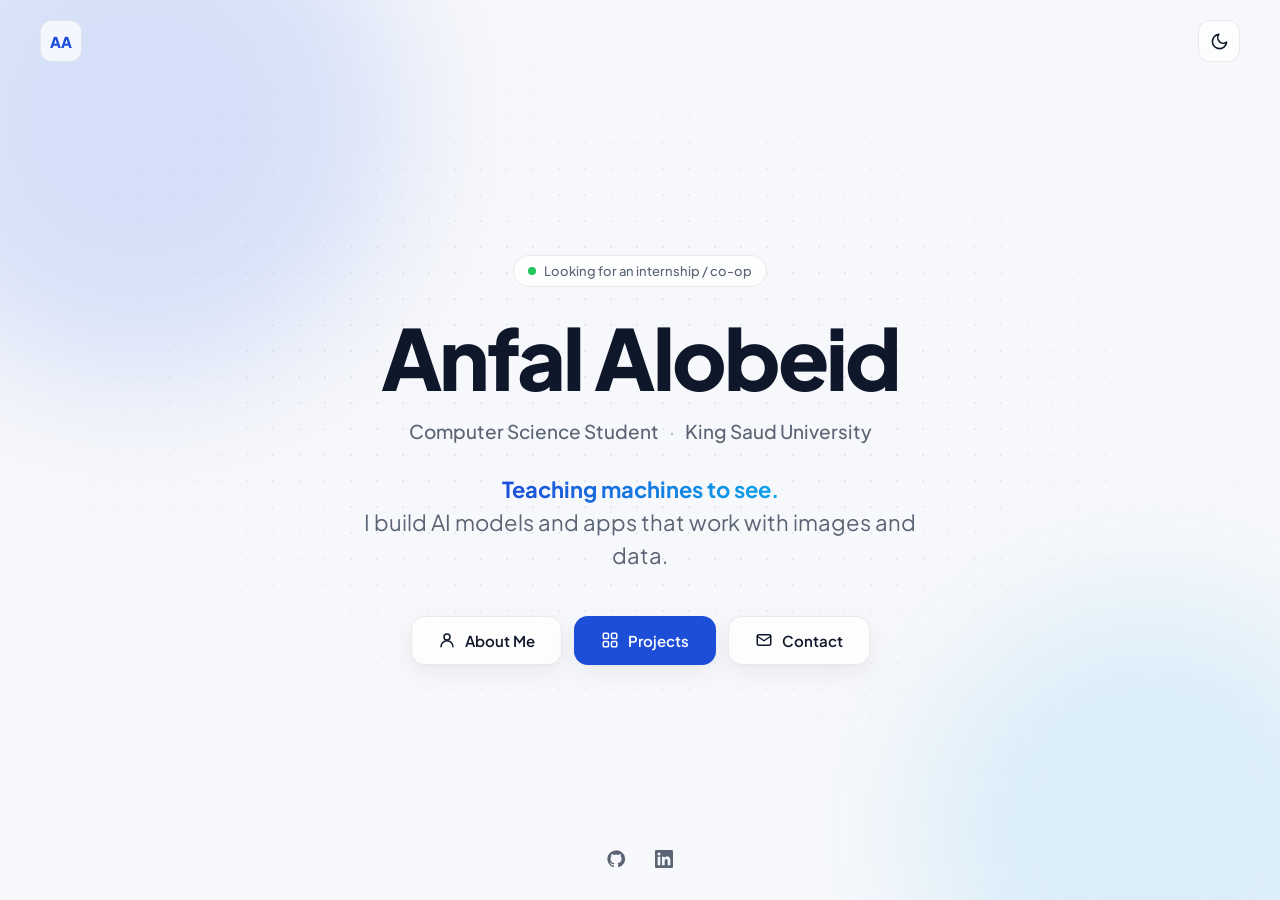
<file: index.html>
<!DOCTYPE html>
<html lang="en">
<head>
  <meta charset="UTF-8" />
  <meta name="viewport" content="width=device-width, initial-scale=1.0" />
  <title>Anfal Alobeid | Portfolio</title>
  <meta name="description" content="Anfal Alobeid — Computer Science student at King Saud University. Machine learning, computer vision, data science and web development." />
  <meta property="og:title" content="Anfal Alobeid | Portfolio" />
  <meta property="og:description" content="Teaching machines to see. CS student at King Saud University." />
  <link rel="preconnect" href="https://fonts.googleapis.com" />
  <link rel="preconnect" href="https://fonts.gstatic.com" crossorigin />
  <link href="https://fonts.googleapis.com/css2?family=Plus+Jakarta+Sans:wght@400;500;600;700;800&display=swap" rel="stylesheet" />
  <script>
    // Apply saved/system theme before paint to avoid flashing
    (function () {
      var t = null;
      try { t = localStorage.getItem('theme'); } catch (e) {}
      if (!t) t = window.matchMedia('(prefers-color-scheme: dark)').matches ? 'dark' : 'light';
      document.documentElement.setAttribute('data-theme', t);
    })();
  </script>
  <link rel="stylesheet" href="style.css" />
</head>
<body>
  <div class="bg" aria-hidden="true">
    <div class="glow one"></div>
    <div class="glow two"></div>
  </div>

  <header>
    <a href="index.html" class="logo" aria-label="Home">AA</a>
    <button class="theme-toggle" id="themeToggle" aria-label="Toggle dark mode">
      <svg class="moon" viewBox="0 0 24 24" fill="none" stroke="currentColor" stroke-width="2" stroke-linecap="round" stroke-linejoin="round"><path d="M21 12.8A9 9 0 1 1 11.2 3a7 7 0 0 0 9.8 9.8z"/></svg>
      <svg class="sun" viewBox="0 0 24 24" fill="none" stroke="currentColor" stroke-width="2" stroke-linecap="round" stroke-linejoin="round"><circle cx="12" cy="12" r="4"/><path d="M12 2v2M12 20v2M4.93 4.93l1.41 1.41M17.66 17.66l1.41 1.41M2 12h2M20 12h2M4.93 19.07l1.41-1.41M17.66 6.34l1.41-1.41"/></svg>
    </button>
  </header>

  <main>
    <div class="badge reveal d1"><span class="dot"></span>Looking for an internship / co-op</div>

    <h1 class="reveal d2">Anfal Alobeid</h1>

    <p class="role reveal d3">Computer Science Student<span class="sep">·</span>King Saud University</p>

    <p class="tagline reveal d4">
      <strong>Teaching machines to see.</strong><br />
      <span>I build AI models and apps that work with images and data.</span>
    </p>

    <nav class="actions reveal d5" aria-label="Main">
      <button class="btn" id="aboutBtn">
        <svg viewBox="0 0 24 24" fill="none" stroke="currentColor" stroke-width="2" stroke-linecap="round" stroke-linejoin="round"><circle cx="12" cy="8" r="4"/><path d="M4 21a8 8 0 0 1 16 0"/></svg>
        About Me
      </button>
      <a class="btn primary" href="projects.html" id="projectsBtn">
        <svg viewBox="0 0 24 24" fill="none" stroke="currentColor" stroke-width="2" stroke-linecap="round" stroke-linejoin="round"><rect x="3" y="3" width="7" height="7" rx="1.5"/><rect x="14" y="3" width="7" height="7" rx="1.5"/><rect x="3" y="14" width="7" height="7" rx="1.5"/><rect x="14" y="14" width="7" height="7" rx="1.5"/></svg>
        Projects
      </a>
      <button class="btn" id="contactBtn">
        <svg viewBox="0 0 24 24" fill="none" stroke="currentColor" stroke-width="2" stroke-linecap="round" stroke-linejoin="round"><rect x="3" y="5" width="18" height="14" rx="2"/><path d="m3 7 9 6 9-6"/></svg>
        Contact
      </button>
    </nav>
  </main>

  <footer>
    <a class="social" href="https://github.com/anfalaugust" target="_blank" rel="noopener" aria-label="GitHub">
      <svg viewBox="0 0 24 24" fill="currentColor"><path d="M12 .5a11.5 11.5 0 0 0-3.64 22.41c.58.1.79-.25.79-.56v-2c-3.2.7-3.88-1.37-3.88-1.37-.52-1.33-1.28-1.69-1.28-1.69-1.05-.71.08-.7.08-.7 1.16.08 1.77 1.19 1.77 1.19 1.03 1.77 2.7 1.26 3.36.96.1-.75.4-1.26.73-1.55-2.55-.29-5.24-1.28-5.24-5.69 0-1.26.45-2.28 1.19-3.09-.12-.29-.52-1.46.11-3.05 0 0 .97-.31 3.17 1.18a11 11 0 0 1 5.77 0c2.2-1.49 3.17-1.18 3.17-1.18.63 1.59.23 2.76.11 3.05.74.81 1.19 1.83 1.19 3.09 0 4.42-2.69 5.39-5.26 5.68.41.36.78 1.06.78 2.14v3.17c0 .31.21.67.8.56A11.5 11.5 0 0 0 12 .5z"/></svg>
    </a>
    <a class="social" href="https://www.linkedin.com/in/anfal-alobeid-4a1aa23b0" target="_blank" rel="noopener" aria-label="LinkedIn">
      <svg viewBox="0 0 24 24" fill="currentColor"><path d="M20.45 20.45h-3.56v-5.57c0-1.33-.02-3.04-1.85-3.04-1.85 0-2.14 1.45-2.14 2.94v5.67H9.35V9h3.41v1.56h.05c.48-.9 1.64-1.85 3.37-1.85 3.6 0 4.27 2.37 4.27 5.46v6.28zM5.34 7.43a2.06 2.06 0 1 1 0-4.13 2.06 2.06 0 0 1 0 4.13zM7.12 20.45H3.56V9h3.56v11.45zM22.22 0H1.77C.79 0 0 .77 0 1.73v20.54C0 23.23.79 24 1.77 24h20.45c.98 0 1.78-.77 1.78-1.73V1.73C24 .77 23.2 0 22.22 0z"/></svg>
    </a>
  </footer>

  <!-- ===== About Me window ===== -->
  <div class="modal" id="aboutModal" aria-hidden="true">
    <div class="modal-backdrop" data-close></div>
    <div class="modal-card" role="dialog" aria-modal="true" aria-labelledby="aboutTitle">
      <button class="modal-close" data-close aria-label="Close">
        <svg viewBox="0 0 24 24" fill="none" stroke="currentColor" stroke-width="2.2" stroke-linecap="round"><path d="M18 6 6 18M6 6l12 12"/></svg>
      </button>

      <div class="eyebrow">About Me</div>
      <h2 id="aboutTitle">Hi, I'm Anfal</h2>

      <div class="facts">
        <span class="fact">
          <svg viewBox="0 0 24 24" fill="none" stroke="currentColor" stroke-width="2" stroke-linecap="round" stroke-linejoin="round"><path d="M22 10 12 5 2 10l10 5 10-5z"/><path d="M6 12v5c3 2 9 2 12 0v-5"/></svg>
          King Saud University
        </span>
        <span class="fact">
          <svg viewBox="0 0 24 24" fill="none" stroke="currentColor" stroke-width="2" stroke-linecap="round" stroke-linejoin="round"><path d="m16 18 6-6-6-6M8 6l-6 6 6 6"/></svg>
          B.Sc. Computer Science
        </span>
        <span class="fact">
          <svg viewBox="0 0 24 24" fill="none" stroke="currentColor" stroke-width="2" stroke-linecap="round" stroke-linejoin="round"><rect x="3" y="4" width="18" height="18" rx="2"/><path d="M16 2v4M8 2v4M3 10h18"/></svg>
          Graduating Dec 2026
        </span>
      </div>

      <div class="bio">
        <p>I'm a Computer Science student at King Saud University. I'm interested in <strong>machine learning, computer vision, data science</strong> and <strong>web development</strong>. I like using data and images to build models and apps that help solve real problems.</p>      </div>

      <h3 class="section-title">Skills</h3>

      <div class="skill-group">
        <h4>Languages</h4>
        <div class="tags">
          <span class="tag">Python</span><span class="tag">Java</span><span class="tag">C</span>
          <span class="tag">SQL</span><span class="tag">HTML/CSS</span><span class="tag">Flutter/Dart</span>
        </div>
      </div>

      <div class="skill-group">
        <h4>ML &amp; Data Science</h4>
        <div class="tags">
          <span class="tag">PyTorch</span><span class="tag">Torchvision</span><span class="tag">scikit-learn</span>
          <span class="tag">OpenCV</span><span class="tag">NumPy</span><span class="tag">Pandas</span><span class="tag">Matplotlib</span>
        </div>
      </div>

      <div class="skill-group">
        <h4>Tools &amp; Platforms</h4>
        <div class="tags">
          <span class="tag">Git/GitHub</span><span class="tag">Jupyter Notebook</span><span class="tag">Google Colab</span>
          <span class="tag">VS Code</span><span class="tag">Firebase</span><span class="tag">Figma</span><span class="tag">Microsoft Office</span>
        </div>
      </div>
    </div>
  </div>

  <!-- ===== Contact window ===== -->
  <div class="modal" id="contactModal" aria-hidden="true">
    <div class="modal-backdrop" data-close></div>
    <div class="modal-card narrow" role="dialog" aria-modal="true" aria-labelledby="contactTitle">
      <button class="modal-close" data-close aria-label="Close">
        <svg viewBox="0 0 24 24" fill="none" stroke="currentColor" stroke-width="2.2" stroke-linecap="round"><path d="M18 6 6 18M6 6l12 12"/></svg>
      </button>

      <div class="eyebrow">Contact</div>
      <h2 id="contactTitle">Get in touch</h2>
      <p class="lead">Feel free to send me a message, and I'll reply as soon as I can.</p>

      <form class="contact-form" id="contactForm" novalidate>
        <div class="row">
          <div class="field">
            <label for="cName">Name</label>
            <input id="cName" name="name" type="text" placeholder="Your name" autocomplete="name" required />
          </div>
          <div class="field">
            <label for="cEmail">Email</label>
            <input id="cEmail" name="email" type="email" placeholder="you@example.com" autocomplete="email" required />
          </div>
        </div>
        <div class="field">
          <label for="cSubject">Subject</label>
          <input id="cSubject" name="subject_line" type="text" placeholder="e.g. Internship opportunity" />
        </div>
        <div class="field">
          <label for="cMessage">Message</label>
          <textarea id="cMessage" name="message" placeholder="Your message" required></textarea>
        </div>

        <!-- Spam protection: hidden from people, bots fill it -->
        <input class="hp" type="text" name="_honey" tabindex="-1" autocomplete="off" aria-hidden="true" />

        <div class="form-status" id="formStatus" role="status" aria-live="polite"></div>

        <button class="btn submit" type="submit" id="submitBtn">
          <span class="spinner"></span>
          <svg class="send-icon" viewBox="0 0 24 24" fill="none" stroke="currentColor" stroke-width="2" stroke-linecap="round" stroke-linejoin="round"><path d="m22 2-7 20-4-9-9-4 20-7z"/><path d="M22 2 11 13"/></svg>
          <span class="label">Send Message</span>
        </button>
      </form>

      <div class="alt-contact">
        <span>Or find me on</span>
        <div class="alt-links">
          <a class="alt-link" href="https://www.linkedin.com/in/anfal-alobeid-4a1aa23b0" target="_blank" rel="noopener">
            <svg viewBox="0 0 24 24" fill="currentColor"><path d="M20.45 20.45h-3.56v-5.57c0-1.33-.02-3.04-1.85-3.04-1.85 0-2.14 1.45-2.14 2.94v5.67H9.35V9h3.41v1.56h.05c.48-.9 1.64-1.85 3.37-1.85 3.6 0 4.27 2.37 4.27 5.46v6.28zM5.34 7.43a2.06 2.06 0 1 1 0-4.13 2.06 2.06 0 0 1 0 4.13zM7.12 20.45H3.56V9h3.56v11.45zM22.22 0H1.77C.79 0 0 .77 0 1.73v20.54C0 23.23.79 24 1.77 24h20.45c.98 0 1.78-.77 1.78-1.73V1.73C24 .77 23.2 0 22.22 0z"/></svg>
            LinkedIn
          </a>
          <a class="alt-link" href="https://github.com/anfalaugust" target="_blank" rel="noopener">
            <svg viewBox="0 0 24 24" fill="currentColor"><path d="M12 .5a11.5 11.5 0 0 0-3.64 22.41c.58.1.79-.25.79-.56v-2c-3.2.7-3.88-1.37-3.88-1.37-.52-1.33-1.28-1.69-1.28-1.69-1.05-.71.08-.7.08-.7 1.16.08 1.77 1.19 1.77 1.19 1.03 1.77 2.7 1.26 3.36.96.1-.75.4-1.26.73-1.55-2.55-.29-5.24-1.28-5.24-5.69 0-1.26.45-2.28 1.19-3.09-.12-.29-.52-1.46.11-3.05 0 0 .97-.31 3.17 1.18a11 11 0 0 1 5.77 0c2.2-1.49 3.17-1.18 3.17-1.18.63 1.59.23 2.76.11 3.05.74.81 1.19 1.83 1.19 3.09 0 4.42-2.69 5.39-5.26 5.68.41.36.78 1.06.78 2.14v3.17c0 .31.21.67.8.56A11.5 11.5 0 0 0 12 .5z"/></svg>
            GitHub
          </a>
        </div>
      </div>
    </div>
  </div>

  <div class="toast" id="toast" role="status" aria-live="polite"></div>

  <script>
    // ----- Dark mode toggle -----
    const root = document.documentElement;
    document.getElementById('themeToggle').addEventListener('click', () => {
      const next = root.getAttribute('data-theme') === 'dark' ? 'light' : 'dark';
      root.setAttribute('data-theme', next);
      try { localStorage.setItem('theme', next); } catch (e) {}
    });

    // ----- Temporary placeholders (replaced in Steps 3–5) -----
    const toast = document.getElementById('toast');
    let toastTimer;
    function showToast(msg) {
      toast.textContent = msg;
      toast.classList.add('show');
      clearTimeout(toastTimer);
      toastTimer = setTimeout(() => toast.classList.remove('show'), 2200);
    }
    // ----- Pop-up windows (reused for About & Contact) -----
    let lastFocus = null;
    function openModal(id) {
      const m = document.getElementById(id);
      lastFocus = document.activeElement;
      m.classList.add('open');
      m.setAttribute('aria-hidden', 'false');
      document.body.classList.add('modal-lock');
      setTimeout(() => m.querySelector('.modal-close').focus(), 50);
    }
    function closeModal(m) {
      m.classList.remove('open');
      m.setAttribute('aria-hidden', 'true');
      document.body.classList.remove('modal-lock');
      if (lastFocus) lastFocus.focus();
    }
    document.querySelectorAll('.modal').forEach(m => {
      m.querySelectorAll('[data-close]').forEach(el => el.addEventListener('click', () => closeModal(m)));
    });
    document.addEventListener('keydown', e => {
      if (e.key === 'Escape') {
        const open = document.querySelector('.modal.open');
        if (open) closeModal(open);
      }
    });

    document.getElementById('aboutBtn').addEventListener('click', () => openModal('aboutModal'));
    document.getElementById('contactBtn').addEventListener('click', () => openModal('contactModal'));

    // ----- Contact form (sent to your inbox via FormSubmit) -----
    const FORM_ENDPOINT = 'https://formsubmit.co/ajax/anfalalobeid@outlook.com';
    const form = document.getElementById('contactForm');
    const statusBox = document.getElementById('formStatus');
    const submitBtn = document.getElementById('submitBtn');

    function setStatus(type, msg) {
      statusBox.className = 'form-status ' + type;
      statusBox.textContent = msg;
    }

    form.addEventListener('submit', async (e) => {
      e.preventDefault();
      const f = form.elements;
      const name = f['name'].value.trim();
      const email = f['email'].value.trim();
      const message = f['message'].value.trim();
      if (!name || !email || !message) return setStatus('err', 'Please add your name, email and message.');
      if (!/^[^\s@]+@[^\s@]+\.[^\s@]+$/.test(email)) return setStatus('err', 'Please enter a valid email address.');
      if (f['_honey'].value) return; // bot

      submitBtn.disabled = true;
      submitBtn.classList.add('loading');
      submitBtn.querySelector('.label').textContent = 'Sending…';
      statusBox.className = 'form-status';

      try {
        const res = await fetch(FORM_ENDPOINT, {
          method: 'POST',
          headers: { 'Content-Type': 'application/json', 'Accept': 'application/json' },
          body: JSON.stringify({
            name, email, message,
            _subject: 'Portfolio message: ' + (f['subject_line'].value.trim() || 'New message from ' + name),
            _replyto: email,
            _template: 'table',
            _captcha: 'false'
          })
        });
        const data = await res.json().catch(() => ({}));
        if (!res.ok || data.success === 'false' || data.success === false) throw new Error();
        form.reset();
        setStatus('ok', 'Thanks! Your message was sent.');
      } catch (err) {
        setStatus('err', 'Something went wrong. Please try again or message me on LinkedIn.');
      } finally {
        submitBtn.disabled = false;
        submitBtn.classList.remove('loading');
        submitBtn.querySelector('.label').textContent = 'Send Message';
      }
    });
    
  </script>
</body>
</html>
</file>
<file: style.css>
/* Anfal Alobeid — Portfolio styles (shared by all pages) */
:root {
  --bg: #f7f8fb;
  --surface: rgba(255, 255, 255, 0.72);
  --surface-solid: #ffffff;
  --border: rgba(15, 23, 42, 0.08);
  --text: #0f172a;
  --muted: #5b6475;
  --accent: #1d4ed8;
  --accent-hover: #1e40af;
  --accent-soft: rgba(29, 78, 216, 0.08);
  --accent-text: #ffffff;
  --glow-1: rgba(37, 99, 235, 0.16);
  --glow-2: rgba(14, 165, 233, 0.12);
  --dot: rgba(15, 23, 42, 0.07);
  --shadow: 0 1px 2px rgba(15, 23, 42, 0.04), 0 8px 24px rgba(15, 23, 42, 0.06);
}
:root[data-theme="dark"] {
  --bg: #0b1020;
  --surface: rgba(22, 29, 48, 0.72);
  --surface-solid: #161d30;
  --border: rgba(255, 255, 255, 0.08);
  --text: #e8ecf5;
  --muted: #9aa4b8;
  --accent: #5b8cff;
  --accent-hover: #7aa2ff;
  --accent-soft: rgba(91, 140, 255, 0.12);
  --accent-text: #0b1020;
  --glow-1: rgba(59, 130, 246, 0.18);
  --glow-2: rgba(14, 165, 233, 0.10);
  --dot: rgba(255, 255, 255, 0.06);
  --shadow: 0 1px 2px rgba(0, 0, 0, 0.3), 0 8px 24px rgba(0, 0, 0, 0.35);
}

* { box-sizing: border-box; margin: 0; padding: 0; }
html, body { height: 100%; }
body {
  font-family: 'Plus Jakarta Sans', system-ui, -apple-system, Segoe UI, Roboto, sans-serif;
  background: var(--bg);
  color: var(--text);
  -webkit-font-smoothing: antialiased;
  transition: background-color .35s ease, color .35s ease;
  overflow-x: hidden;
}

/* ---------- Background ---------- */
.bg {
  position: fixed; inset: 0; z-index: -1; pointer-events: none; overflow: hidden;
}
.bg::before {
  content: ""; position: absolute; inset: 0;
  background-image: radial-gradient(var(--dot) 1px, transparent 1px);
  background-size: 26px 26px;
  mask-image: radial-gradient(ellipse 70% 60% at 50% 45%, #000 30%, transparent 75%);
  -webkit-mask-image: radial-gradient(ellipse 70% 60% at 50% 45%, #000 30%, transparent 75%);
}
.glow {
  position: absolute; border-radius: 50%; filter: blur(70px);
  animation: drift 18s ease-in-out infinite alternate;
}
.glow.one { width: 520px; height: 520px; background: var(--glow-1); top: -140px; left: -120px; }
.glow.two { width: 460px; height: 460px; background: var(--glow-2); bottom: -160px; right: -100px; animation-delay: -9s; }
@keyframes drift {
  from { transform: translate(0, 0) scale(1); }
  to   { transform: translate(60px, 40px) scale(1.08); }
}

/* ---------- Header ---------- */
header {
  position: fixed; top: 0; left: 0; right: 0; z-index: 10;
  display: flex; align-items: center; justify-content: space-between;
  padding: 20px clamp(16px, 4vw, 40px);
}
.logo {
  display: grid; place-items: center;
  width: 42px; height: 42px; border-radius: 12px;
  background: var(--surface); border: 1px solid var(--border);
  backdrop-filter: blur(12px); -webkit-backdrop-filter: blur(12px);
  font-weight: 800; font-size: 15px; letter-spacing: -0.02em;
  color: var(--accent); text-decoration: none;
}
.theme-toggle {
  width: 42px; height: 42px; border-radius: 12px; cursor: pointer;
  display: grid; place-items: center;
  background: var(--surface); border: 1px solid var(--border);
  backdrop-filter: blur(12px); -webkit-backdrop-filter: blur(12px);
  color: var(--text); transition: transform .2s ease, border-color .2s ease;
}
.theme-toggle:hover { transform: translateY(-1px); border-color: var(--accent); }
.theme-toggle svg { width: 19px; height: 19px; }
.theme-toggle .sun { display: none; }
:root[data-theme="dark"] .theme-toggle .sun { display: block; }
:root[data-theme="dark"] .theme-toggle .moon { display: none; }

/* ---------- Hero ---------- */
main {
  min-height: 100vh; min-height: 100svh;
  display: flex; flex-direction: column; align-items: center; justify-content: center;
  text-align: center; padding: 110px 16px 90px;
}
.badge {
  display: inline-flex; align-items: center; gap: 8px;
  padding: 7px 14px; border-radius: 999px;
  background: var(--surface); border: 1px solid var(--border);
  backdrop-filter: blur(12px); -webkit-backdrop-filter: blur(12px);
  font-size: 13px; font-weight: 500; color: var(--muted);
  margin-bottom: 28px;
}
.badge .dot {
  width: 8px; height: 8px; border-radius: 50%; background: #22c55e;
  box-shadow: 0 0 0 0 rgba(34, 197, 94, .5); animation: pulse 2.2s infinite;
}
@keyframes pulse {
  0% { box-shadow: 0 0 0 0 rgba(34,197,94,.45); }
  70% { box-shadow: 0 0 0 8px rgba(34,197,94,0); }
  100% { box-shadow: 0 0 0 0 rgba(34,197,94,0); }
}
h1 {
  font-size: clamp(42px, 8vw, 84px);
  font-weight: 800; letter-spacing: -0.035em; line-height: 1.02;
}
.role {
  margin-top: 18px;
  font-size: clamp(16px, 2.2vw, 19px); font-weight: 500; color: var(--muted);
}
.role .sep { margin: 0 10px; opacity: .45; }
.tagline {
  margin-top: 30px; max-width: 560px;
  font-size: clamp(18px, 2.6vw, 22px); line-height: 1.5; color: var(--text);
}
.tagline strong {
  font-weight: 700;
  background: linear-gradient(90deg, var(--accent), #0ea5e9);
  -webkit-background-clip: text; background-clip: text; color: transparent;
}
.tagline span { color: var(--muted); }

.actions {
  margin-top: 44px;
  display: flex; flex-wrap: wrap; gap: 12px; justify-content: center;
}
.btn {
  display: inline-flex; align-items: center; gap: 9px;
  padding: 14px 26px; border-radius: 14px;
  font: inherit; font-size: 15px; font-weight: 600;
  cursor: pointer; text-decoration: none;
  border: 1px solid var(--border);
  background: var(--surface); color: var(--text);
  backdrop-filter: blur(12px); -webkit-backdrop-filter: blur(12px);
  box-shadow: var(--shadow);
  transition: transform .2s ease, background-color .2s ease, border-color .2s ease, color .2s ease;
}
.btn svg { width: 18px; height: 18px; }
.btn:hover { transform: translateY(-2px); border-color: var(--accent); color: var(--accent); }
.btn.primary { background: var(--accent); color: var(--accent-text); border-color: transparent; }
.btn.primary:hover { background: var(--accent-hover); color: var(--accent-text); }
.btn:focus-visible, .theme-toggle:focus-visible, .logo:focus-visible {
  outline: 2px solid var(--accent); outline-offset: 3px;
}

/* ---------- Footer ---------- */
footer {
  position: fixed; bottom: 0; left: 0; right: 0;
  display: flex; justify-content: center; gap: 10px;
  padding: 22px 16px;
}
.social {
  width: 38px; height: 38px; border-radius: 11px;
  display: grid; place-items: center; color: var(--muted);
  border: 1px solid transparent; transition: color .2s, border-color .2s, background-color .2s;
}
.social:hover { color: var(--accent); border-color: var(--border); background: var(--surface); }
.social svg { width: 18px; height: 18px; }

/* ---------- Modal (pop-up window) ---------- */
.modal {
  position: fixed; inset: 0; z-index: 50;
  display: grid; place-items: center; padding: 16px;
  visibility: hidden; opacity: 0;
  transition: opacity .3s ease, visibility 0s linear .3s;
}
.modal.open { visibility: visible; opacity: 1; transition: opacity .3s ease; }
.modal-backdrop {
  position: absolute; inset: 0;
  background: rgba(15, 23, 42, 0.28);
  backdrop-filter: blur(8px); -webkit-backdrop-filter: blur(8px);
}
:root[data-theme="dark"] .modal-backdrop { background: rgba(0, 0, 0, 0.5); }
.modal-card {
  position: relative; width: 100%; max-width: 620px;
  max-height: calc(100svh - 32px); overflow-y: auto;
  background: var(--surface-solid);
  border: 1px solid var(--border); border-radius: 24px;
  box-shadow: 0 30px 80px rgba(15, 23, 42, 0.22);
  padding: clamp(24px, 4vw, 38px);
  transform: translateY(18px) scale(.97);
  transition: transform .35s cubic-bezier(.2,.7,.2,1);
}
.modal.open .modal-card { transform: none; }
.modal-close {
  position: absolute; top: 16px; right: 16px;
  width: 36px; height: 36px; border-radius: 10px; cursor: pointer;
  display: grid; place-items: center;
  background: transparent; border: 1px solid var(--border); color: var(--muted);
  transition: color .2s, border-color .2s;
}
.modal-close:hover { color: var(--accent); border-color: var(--accent); }
.modal-close:focus-visible { outline: 2px solid var(--accent); outline-offset: 2px; }
.modal-close svg { width: 16px; height: 16px; }

.eyebrow {
  font-size: 12px; font-weight: 700; letter-spacing: .12em; text-transform: uppercase;
  color: var(--accent);
}
.modal h2 { font-size: clamp(24px, 3.4vw, 30px); font-weight: 800; letter-spacing: -0.02em; margin-top: 6px; }
.facts { display: flex; flex-wrap: wrap; gap: 8px; margin-top: 16px; }
.fact {
  display: inline-flex; align-items: center; gap: 7px;
  padding: 6px 12px; border-radius: 999px;
  background: var(--accent-soft); color: var(--text);
  font-size: 13px; font-weight: 500;
}
.fact svg { width: 14px; height: 14px; color: var(--accent); }
.bio { margin-top: 20px; font-size: 15.5px; line-height: 1.75; color: var(--muted); }
.bio p + p { margin-top: 12px; }
.bio strong { color: var(--text); font-weight: 600; }

.section-title {
  margin-top: 28px; padding-top: 24px; border-top: 1px solid var(--border);
  font-size: 16px; font-weight: 700;
}
.skill-group { margin-top: 16px; }
.skill-group h4 {
  font-size: 12px; font-weight: 600; letter-spacing: .06em; text-transform: uppercase;
  color: var(--muted); margin-bottom: 9px;
}
.tags { display: flex; flex-wrap: wrap; gap: 7px; }
.tag {
  padding: 6px 12px; border-radius: 9px;
  border: 1px solid var(--border); background: var(--bg);
  font-size: 13px; font-weight: 500; color: var(--text);
  transition: border-color .2s, color .2s;
}
.tag:hover { border-color: var(--accent); color: var(--accent); }
body.modal-lock { overflow: hidden; }

/* ---------- Contact form ---------- */
.modal-card.narrow { max-width: 540px; }
.lead { margin-top: 10px; font-size: 15px; line-height: 1.65; color: var(--muted); }
.contact-form { margin-top: 24px; display: grid; gap: 14px; }
.row { display: grid; grid-template-columns: 1fr 1fr; gap: 14px; }
.field label {
  display: block; margin-bottom: 7px;
  font-size: 13px; font-weight: 600; color: var(--text);
}
.field input, .field textarea {
  width: 100%; padding: 12px 14px; border-radius: 12px;
  border: 1px solid var(--border); background: var(--bg); color: var(--text);
  font: inherit; font-size: 15px;
  transition: border-color .2s, box-shadow .2s;
}
.field textarea { min-height: 130px; resize: vertical; line-height: 1.55; }
.field input::placeholder, .field textarea::placeholder { color: var(--muted); opacity: .7; }
.field input:focus, .field textarea:focus {
  outline: none; border-color: var(--accent); box-shadow: 0 0 0 3px var(--accent-soft);
}
.hp { position: absolute; left: -9999px; width: 1px; height: 1px; overflow: hidden; }
.submit {
  justify-content: center; width: 100%; margin-top: 4px;
  background: var(--accent); color: var(--accent-text); border-color: transparent;
}
.submit:hover { background: var(--accent-hover); color: var(--accent-text); }
.submit:disabled { opacity: .7; cursor: wait; transform: none; }
.spinner {
  width: 16px; height: 16px; border-radius: 50%;
  border: 2px solid currentColor; border-right-color: transparent;
  animation: spin .7s linear infinite; display: none;
}
.submit.loading .spinner { display: inline-block; }
.submit.loading .send-icon { display: none; }
@keyframes spin { to { transform: rotate(360deg); } }
.form-status {
  display: none; padding: 12px 14px; border-radius: 12px;
  font-size: 14px; line-height: 1.5;
}
.form-status.ok { display: block; background: rgba(34,197,94,.1); color: #15803d; }
.form-status.err { display: block; background: rgba(239,68,68,.1); color: #b91c1c; }
:root[data-theme="dark"] .form-status.ok { color: #4ade80; }
:root[data-theme="dark"] .form-status.err { color: #f87171; }

.alt-contact {
  margin-top: 24px; padding-top: 20px; border-top: 1px solid var(--border);
  display: flex; flex-wrap: wrap; align-items: center; justify-content: space-between; gap: 12px;
}
.alt-contact span { font-size: 13px; color: var(--muted); }
.alt-links { display: flex; gap: 8px; }
.alt-link {
  display: inline-flex; align-items: center; gap: 7px;
  padding: 8px 13px; border-radius: 10px;
  border: 1px solid var(--border); color: var(--text); text-decoration: none;
  font-size: 13px; font-weight: 600; transition: color .2s, border-color .2s;
}
.alt-link:hover { color: var(--accent); border-color: var(--accent); }
.alt-link svg { width: 15px; height: 15px; }
@media (max-width: 480px) { .row { grid-template-columns: 1fr; } }

/* ---------- Toast (temporary until next steps) ---------- */
.toast {
  position: fixed; left: 50%; bottom: 84px; transform: translate(-50%, 20px);
  padding: 11px 18px; border-radius: 12px;
  background: var(--surface-solid); border: 1px solid var(--border); box-shadow: var(--shadow);
  font-size: 14px; color: var(--muted); opacity: 0; pointer-events: none;
  transition: opacity .25s ease, transform .25s ease;
}
.toast.show { opacity: 1; transform: translate(-50%, 0); }

/* ---------- Entrance animation ---------- */
.reveal { opacity: 0; transform: translateY(14px); animation: rise .8s cubic-bezier(.2,.7,.2,1) forwards; }
.d1 { animation-delay: .05s; } .d2 { animation-delay: .15s; } .d3 { animation-delay: .25s; }
.d4 { animation-delay: .35s; } .d5 { animation-delay: .45s; }
@keyframes rise { to { opacity: 1; transform: none; } }

@media (prefers-reduced-motion: reduce) {
  .reveal { animation: none; opacity: 1; transform: none; }
  .glow, .badge .dot { animation: none; }
}
@media (max-width: 480px) {
  .actions { flex-direction: column; width: 100%; max-width: 320px; }
  .btn { justify-content: center; }
  .role .sep { display: block; height: 0; overflow: hidden; margin: 0; }
}

/* ============================================================
   PROJECTS PAGE — 3D carousel
   ============================================================ */
.page-projects { overflow: hidden; }
.page-projects main {
  min-height: 100vh; min-height: 100svh;
  padding: 96px 0 28px; justify-content: flex-start; gap: 0;
}
.back-btn {
  display: inline-flex; align-items: center; gap: 8px;
  height: 42px; padding: 0 16px 0 12px; border-radius: 12px;
  background: var(--surface); border: 1px solid var(--border);
  backdrop-filter: blur(12px); -webkit-backdrop-filter: blur(12px);
  color: var(--text); text-decoration: none; font-size: 14px; font-weight: 600;
  transition: border-color .2s, color .2s;
}
.back-btn:hover { border-color: var(--accent); color: var(--accent); }
.back-btn svg { width: 18px; height: 18px; }
.page-head { text-align: center; padding: 0 16px; }
.page-head h1 { font-size: clamp(30px, 4.4vw, 44px); margin-top: 6px; }
.page-head p { margin-top: 8px; color: var(--muted); font-size: 15px; }

.stage {
  position: relative; width: 100%;
  height: clamp(470px, 64vh, 580px);
  margin-top: 22px;
  perspective: 1800px; perspective-origin: 50% 50%;
  touch-action: pan-y;
}
.p-card {
  --w: min(400px, 78vw);
  position: absolute; left: 50%; top: 50%;
  width: var(--w);
  border-radius: 28px; overflow: hidden;
  background: var(--surface-solid);
  border: 1px solid var(--border);
  box-shadow: 0 2px 6px rgba(15,23,42,.05), 0 30px 60px rgba(15,23,42,.14);
  transform-style: preserve-3d;
  transition: transform .7s cubic-bezier(.2,.75,.2,1), opacity .5s ease, filter .5s ease;
  cursor: pointer; user-select: none; -webkit-user-select: none;
  text-align: left;
}
:root[data-theme="dark"] .p-card { box-shadow: 0 30px 60px rgba(0,0,0,.5); }
.p-card.is-side { filter: saturate(.75) brightness(.97); }
:root[data-theme="dark"] .p-card.is-side { filter: saturate(.7) brightness(.7); }
.p-card.is-hidden { pointer-events: none; }
.p-card:focus-visible { outline: 3px solid var(--accent); outline-offset: 4px; }

.p-media {
  position: relative; aspect-ratio: 4 / 3; overflow: hidden;
  background:
    radial-gradient(circle at 70% 75%, rgba(14,165,233,.14), transparent 55%),
    radial-gradient(circle at 25% 20%, rgba(37,99,235,.14), transparent 55%),
    linear-gradient(160deg, #eef3ff, #e6eefc);
}
:root[data-theme="dark"] .p-media {
  background:
    radial-gradient(circle at 70% 75%, rgba(14,165,233,.16), transparent 55%),
    radial-gradient(circle at 25% 20%, rgba(91,140,255,.2), transparent 55%),
    linear-gradient(160deg, #1a2440, #121a30);
}
.p-media img { filter: drop-shadow(0 18px 24px rgba(15,23,42,.18)); }
.p-media img { width: 100%; height: 100%; object-fit: contain; padding: 16px; display: block; transition: transform .6s ease; }
.p-card.is-center:hover .p-media img { transform: scale(1.04); }
.p-pill {
  position: absolute; top: 14px; right: 14px;
  display: inline-flex; align-items: center; gap: 7px;
  padding: 7px 14px; border-radius: 999px;
  background: rgba(255,255,255,.72); color: #0f172a;
  backdrop-filter: blur(14px); -webkit-backdrop-filter: blur(14px);
  font-size: 13px; font-weight: 600; white-space: nowrap;
  opacity: 0; transition: opacity .4s ease;
}
.p-card.is-center .p-pill { opacity: 1; }
.p-pill svg { width: 14px; height: 14px; }

.p-body { padding: 20px 22px 22px; }
.p-top { display: flex; align-items: baseline; justify-content: space-between; gap: 10px; }
.p-title { font-size: 22px; font-weight: 800; letter-spacing: -0.02em; }
.p-course { font-size: 12px; font-weight: 600; color: var(--muted); white-space: nowrap; }
.p-sub { margin-top: 4px; font-size: 13px; font-weight: 600; color: var(--accent); }
.p-summary { margin-top: 10px; font-size: 14.5px; line-height: 1.6; color: var(--muted); }
.p-tags { display: flex; flex-wrap: wrap; gap: 6px; margin-top: 14px; }
.p-tags span {
  padding: 4px 10px; border-radius: 8px; font-size: 12px; font-weight: 500;
  background: var(--bg); border: 1px solid var(--border); color: var(--text);
}

/* Coming soon placeholder */
.p-card.soon { cursor: default; }
.p-card.soon .p-media {
  display: grid; place-items: center;
  background:
    radial-gradient(circle at 30% 30%, var(--glow-1), transparent 60%),
    radial-gradient(circle at 70% 70%, var(--glow-2), transparent 60%),
    var(--bg);
}
.p-card.soon .p-media svg { width: 46px; height: 46px; color: var(--accent); opacity: .55; }
.p-card.soon .p-title { color: var(--muted); }
.skeleton { height: 10px; border-radius: 6px; background: var(--border); margin-top: 10px; }

/* Bottom controls (like the visionOS info bar) */
.controls {
  margin-top: 10px;
  display: flex; align-items: center; gap: 14px;
  padding: 10px 12px; border-radius: 22px;
  background: var(--surface); border: 1px solid var(--border);
  backdrop-filter: blur(16px); -webkit-backdrop-filter: blur(16px);
  box-shadow: var(--shadow);
  max-width: calc(100% - 32px);
}
.nav-btn {
  width: 40px; height: 40px; border-radius: 50%; flex: none; cursor: pointer;
  display: grid; place-items: center;
  background: var(--bg); border: 1px solid var(--border); color: var(--text);
  transition: color .2s, border-color .2s, opacity .2s;
}
.nav-btn:hover:not(:disabled) { color: var(--accent); border-color: var(--accent); }
.nav-btn:disabled { opacity: .35; cursor: default; }
.nav-btn:focus-visible { outline: 2px solid var(--accent); outline-offset: 2px; }
.nav-btn svg { width: 18px; height: 18px; }
.now { min-width: 0; width: 220px; text-align: center; }
.now strong { display: block; font-size: 14px; font-weight: 700; white-space: nowrap; overflow: hidden; text-overflow: ellipsis; }
.now span { display: block; font-size: 12px; color: var(--muted); margin-top: 2px; white-space: nowrap; overflow: hidden; text-overflow: ellipsis; }
.dots { display: flex; gap: 6px; justify-content: center; margin-top: 14px; }
.dots button {
  width: 7px; height: 7px; border-radius: 99px; border: 0; padding: 0; cursor: pointer;
  background: var(--border); transition: width .3s ease, background-color .3s ease;
}
:root[data-theme="dark"] .dots button { background: rgba(255,255,255,.18); }
.dots button.active { width: 26px; background: var(--accent) !important; }

@media (max-width: 600px) {
  .page-projects main { padding-top: 84px; }
  .stage { height: 500px; margin-top: 12px; }
  .now { width: 160px; }
}
@media (prefers-reduced-motion: reduce) {
  .p-card { transition: opacity .3s ease; }
}

/* ============================================================
   PROJECT DETAILS PAGE
   ============================================================ */
.page-project main {
  display: block; text-align: left; min-height: auto;
  max-width: 1080px; margin: 0 auto; padding: 100px clamp(16px, 4vw, 40px) 60px;
}
.d-hero {
  display: grid; grid-template-columns: 1.05fr 1fr; gap: clamp(24px, 4vw, 56px); align-items: center;
}
.d-hero h1 { font-size: clamp(40px, 6vw, 64px); margin-top: 8px; }
.d-sub { text-wrap: balance; margin-top: 10px; font-size: clamp(17px, 2vw, 20px); font-weight: 600; color: var(--accent); line-height: 1.4; }
.d-full { margin-top: 12px; font-size: 14px; line-height: 1.6; color: var(--muted); }
.d-full b { color: var(--text); font-weight: 600; }
.d-chips { display: flex; flex-wrap: wrap; gap: 8px; margin-top: 20px; }
.d-actions { display: flex; flex-wrap: wrap; gap: 10px; margin-top: 26px; }
.d-actions .btn { padding: 12px 20px; }
.d-visual {
  border-radius: 28px; aspect-ratio: 4 / 3; overflow: hidden;
  border: 1px solid var(--border); box-shadow: var(--shadow);
  background:
    radial-gradient(circle at 70% 75%, rgba(14,165,233,.16), transparent 55%),
    radial-gradient(circle at 25% 20%, rgba(37,99,235,.16), transparent 55%),
    linear-gradient(160deg, #eef3ff, #e6eefc);
}
:root[data-theme="dark"] .d-visual {
  background:
    radial-gradient(circle at 70% 75%, rgba(14,165,233,.16), transparent 55%),
    radial-gradient(circle at 25% 20%, rgba(91,140,255,.2), transparent 55%),
    linear-gradient(160deg, #1a2440, #121a30);
}
.d-visual img { width: 100%; height: 100%; object-fit: contain; padding: 10px; filter: drop-shadow(0 22px 30px rgba(15,23,42,.2)); }

.d-stats { display: grid; grid-template-columns: repeat(auto-fit, minmax(180px, 1fr)); gap: 14px; margin-top: 48px; }
.stat {
  padding: 22px 24px; border-radius: 20px;
  background: var(--surface-solid); border: 1px solid var(--border); box-shadow: var(--shadow);
}
.stat-value {
  font-size: clamp(30px, 4vw, 40px); font-weight: 800; letter-spacing: -0.03em;
  background: linear-gradient(90deg, var(--accent), #0ea5e9);
  -webkit-background-clip: text; background-clip: text; color: transparent;
}
.stat-label { margin-top: 2px; font-size: 14px; font-weight: 500; color: var(--muted); }

.d-section {
  margin-top: 18px; padding: clamp(22px, 3vw, 30px); border-radius: 22px;
  background: var(--surface-solid); border: 1px solid var(--border); box-shadow: var(--shadow);
}
.d-section h2 { font-size: 19px; font-weight: 700; letter-spacing: -0.01em; display: flex; align-items: center; gap: 10px; }
.d-section h2 .ic {
  width: 32px; height: 32px; border-radius: 9px; display: grid; place-items: center;
  background: var(--accent-soft); color: var(--accent);
}
.d-section h2 .ic svg { width: 17px; height: 17px; }
.d-section p { margin-top: 14px; font-size: 15.5px; line-height: 1.75; color: var(--muted); }
.d-grid { display: grid; grid-template-columns: 1fr 1fr; gap: 18px; }
.d-grid .d-section { margin-top: 18px; }
.checklist { list-style: none; margin-top: 16px; display: grid; gap: 11px; }
.checklist li { display: flex; gap: 11px; font-size: 15px; line-height: 1.55; color: var(--text); }
.checklist li::before {
  content: ""; flex: none; width: 20px; height: 20px; margin-top: 1px; border-radius: 6px;
  background: var(--accent-soft) url("data:image/svg+xml,%3Csvg xmlns='http://www.w3.org/2000/svg' viewBox='0 0 24 24' fill='none' stroke='%232563eb' stroke-width='3' stroke-linecap='round' stroke-linejoin='round'%3E%3Cpath d='M20 6 9 17l-5-5'/%3E%3C/svg%3E") center / 12px no-repeat;
}
.checklist.bullets li::before {
  background: none; width: 20px; height: 20px; content: "•"; color: var(--accent);
  font-weight: 800; font-size: 20px; line-height: 20px; text-align: center;
}
.d-section .tags { margin-top: 16px; }

.d-foot { display: flex; justify-content: center; margin-top: 40px; }
.not-found { text-align: center; padding-top: 80px; }
.not-found p { color: var(--muted); margin: 12px 0 24px; }

@media (max-width: 820px) {
  .d-hero { grid-template-columns: 1fr; }
  .d-visual { order: -1; }
  .d-grid { grid-template-columns: 1fr; }
  .d-grid .d-section + .d-section { margin-top: 0; }
}

.d-hero h1.long { font-size: clamp(32px, 4.4vw, 46px); line-height: 1.08; }
</file>
